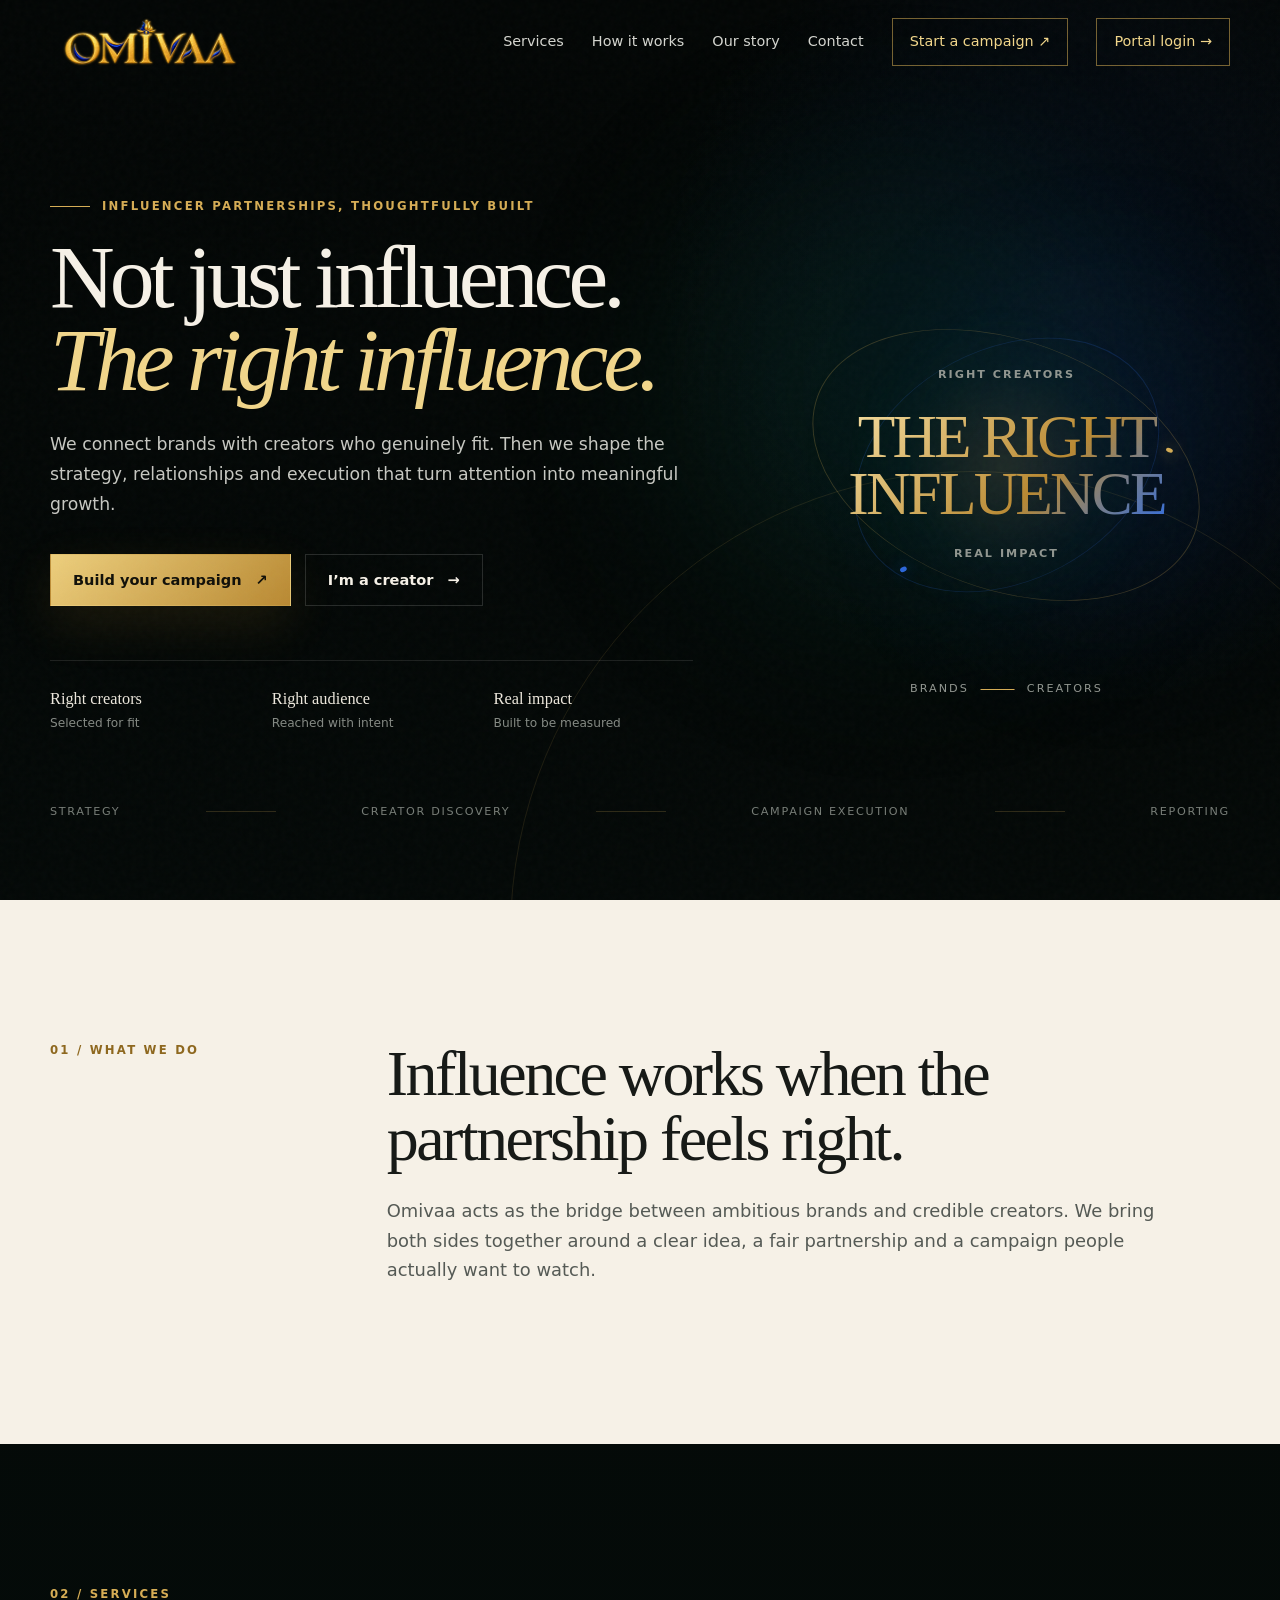
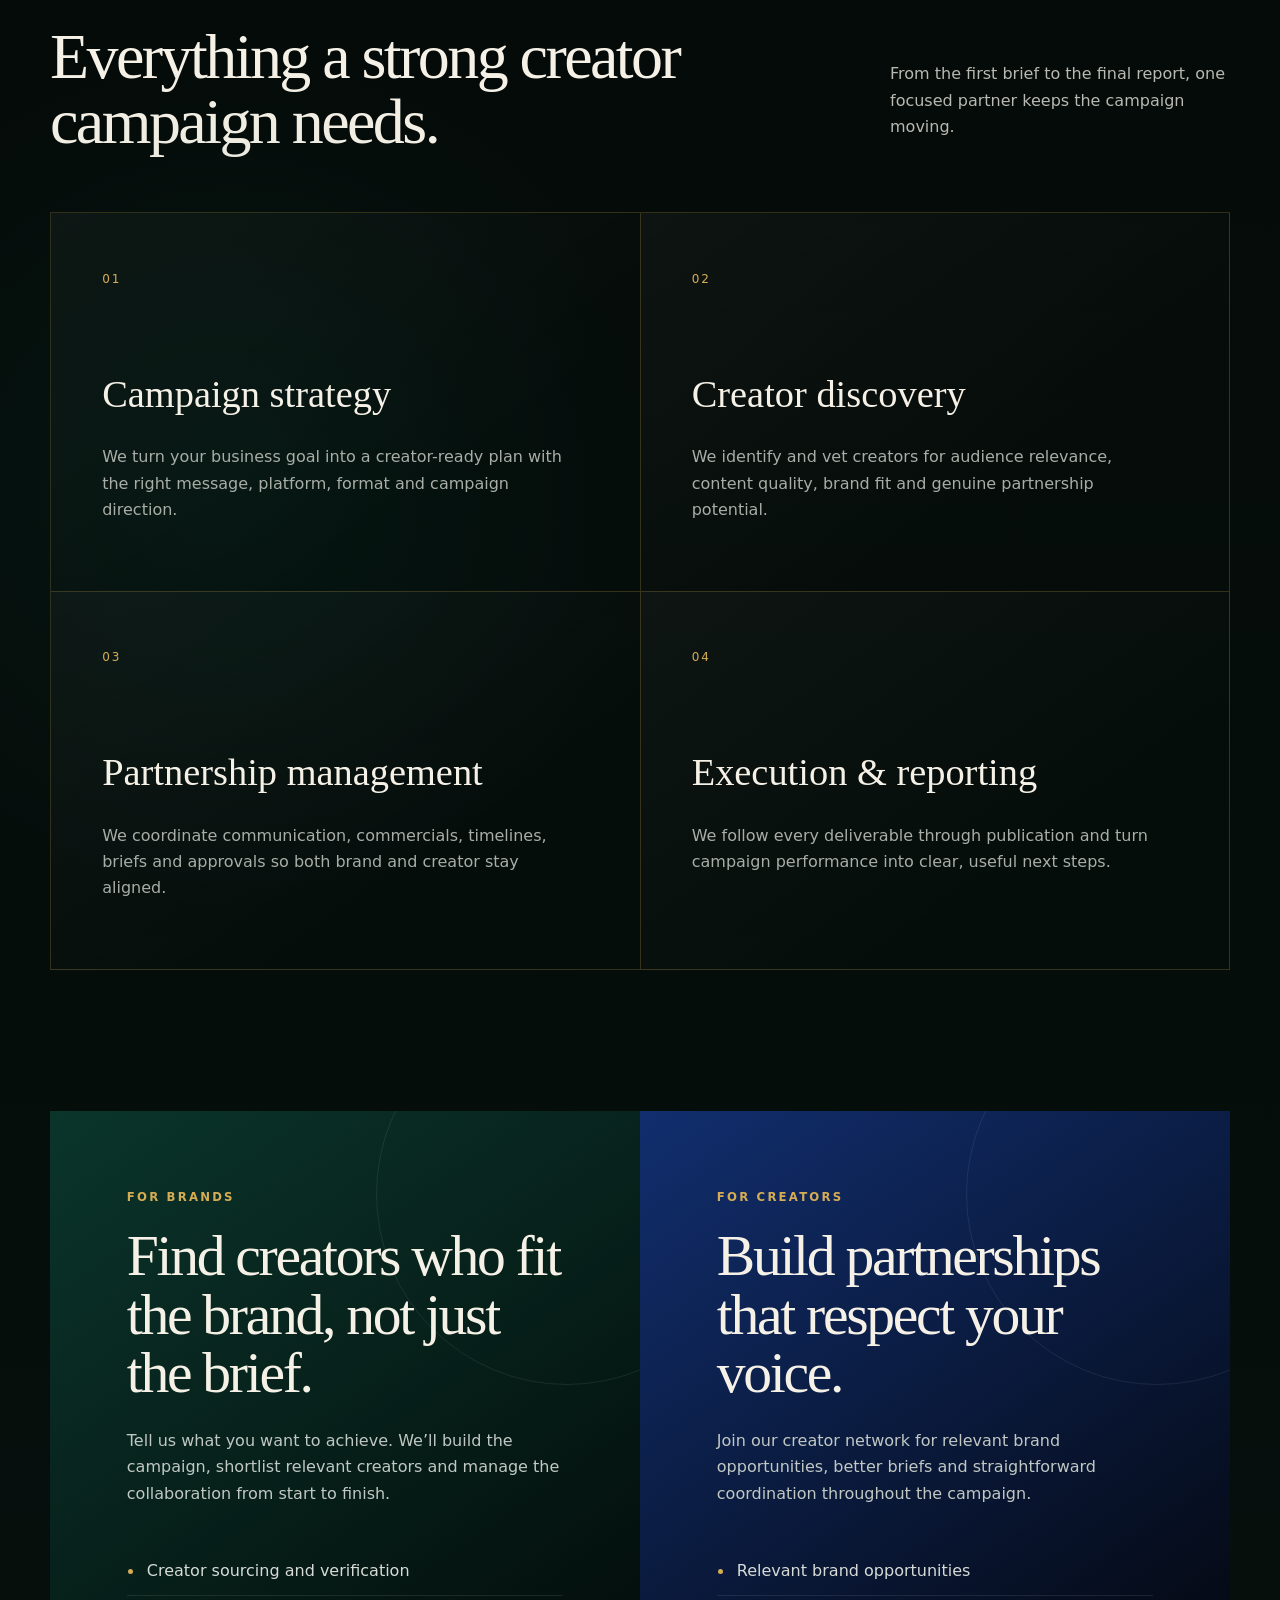
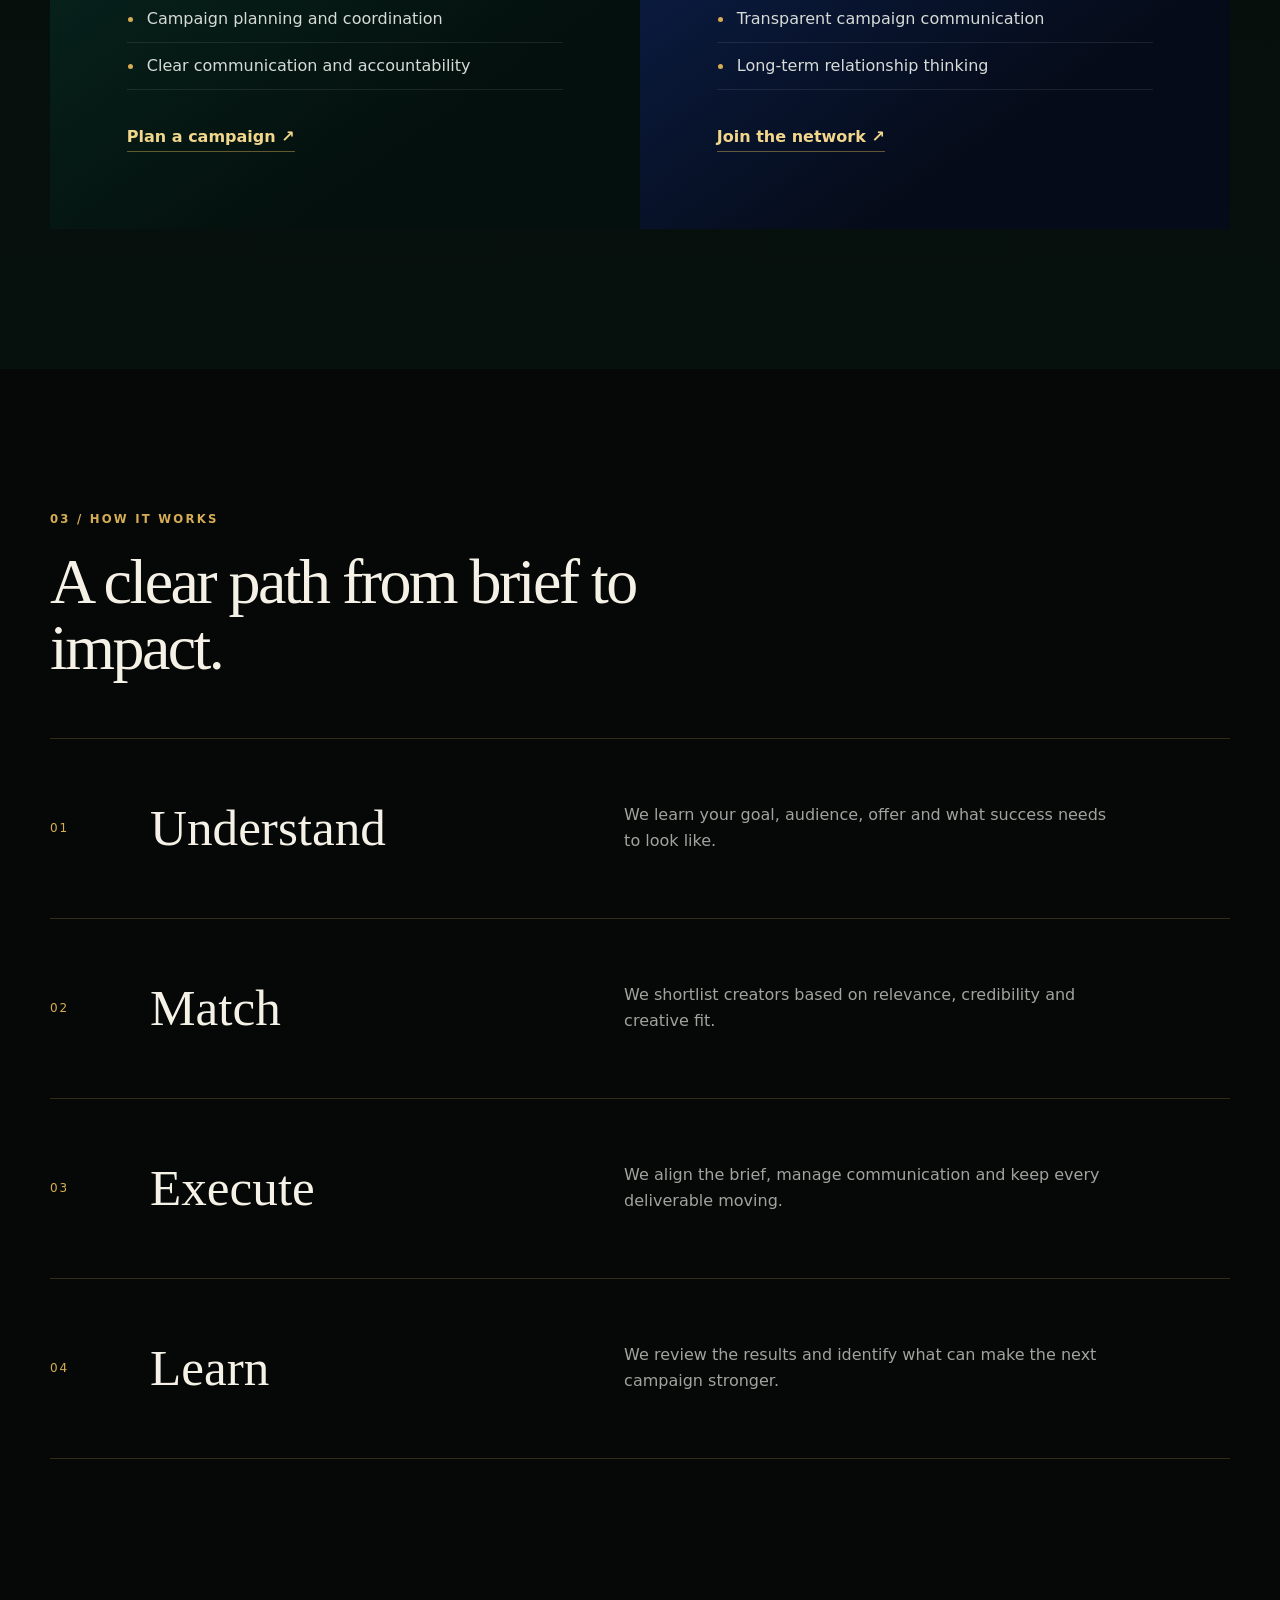
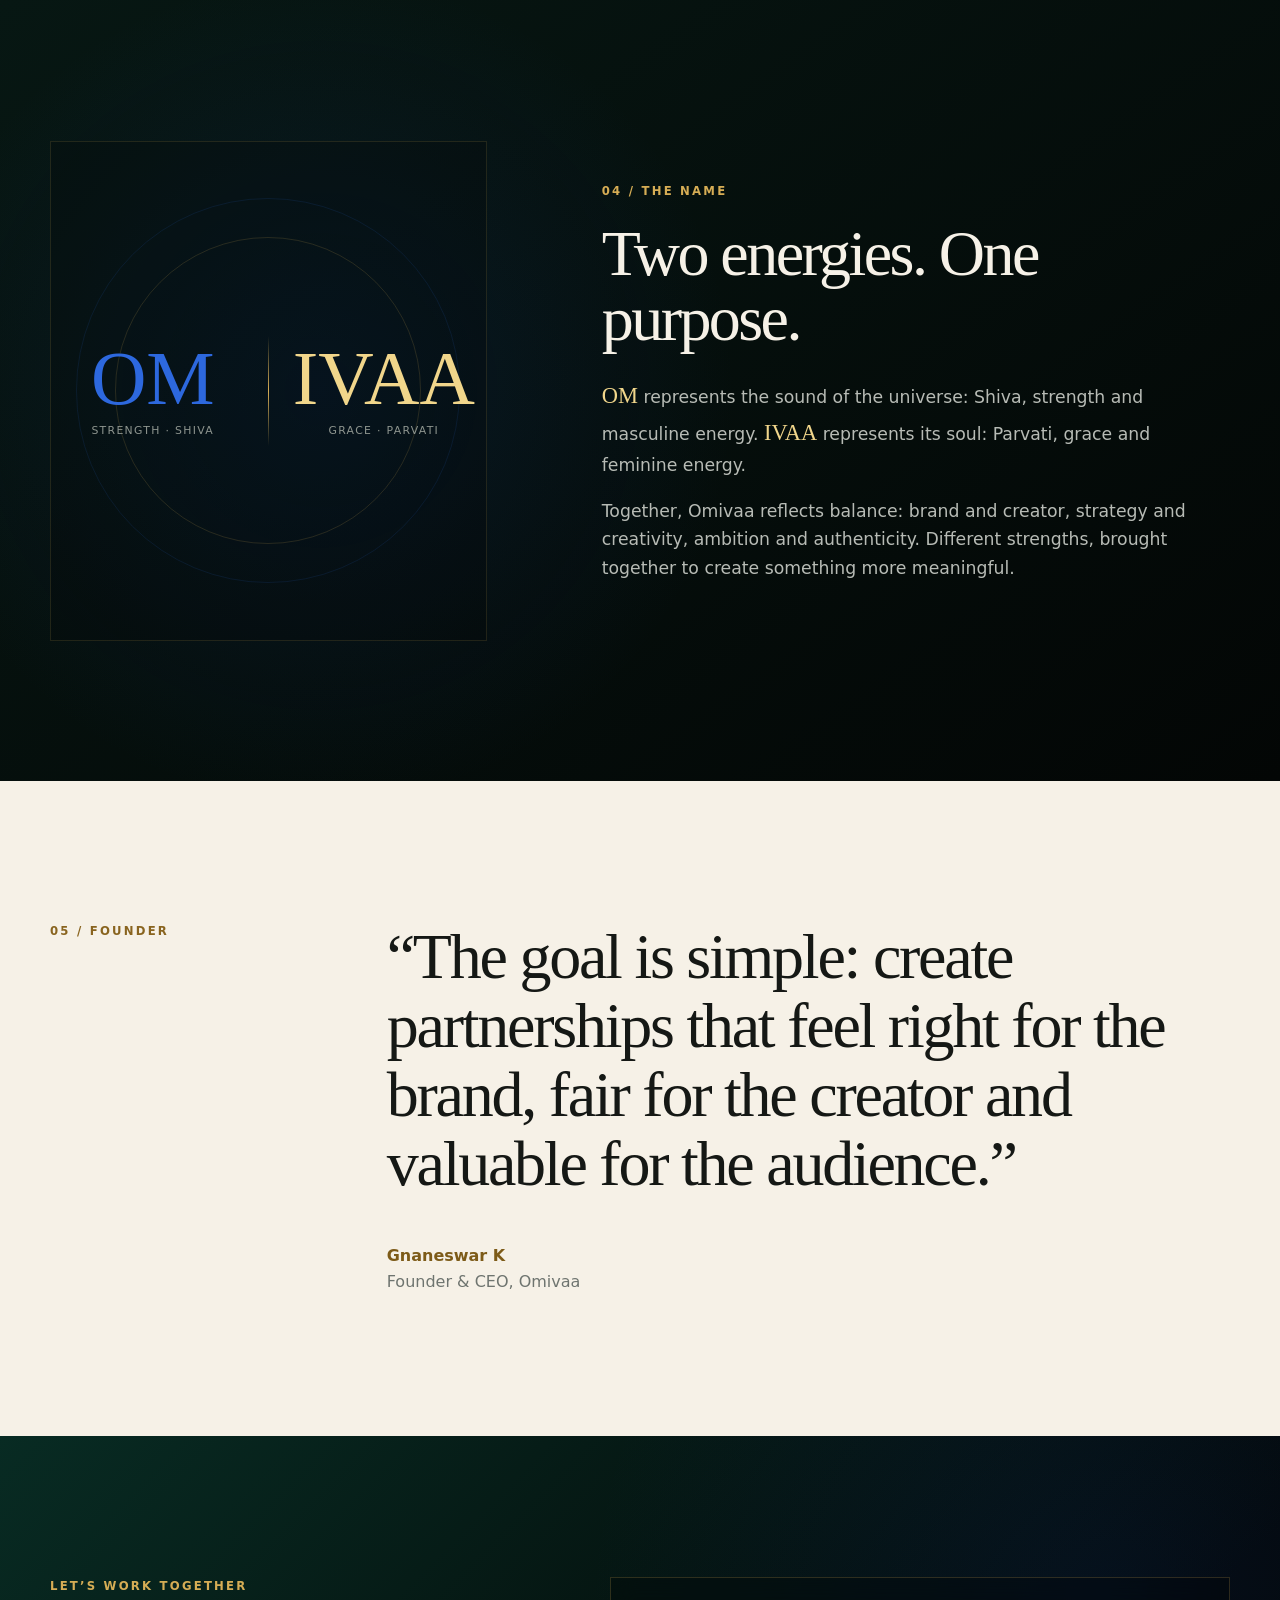
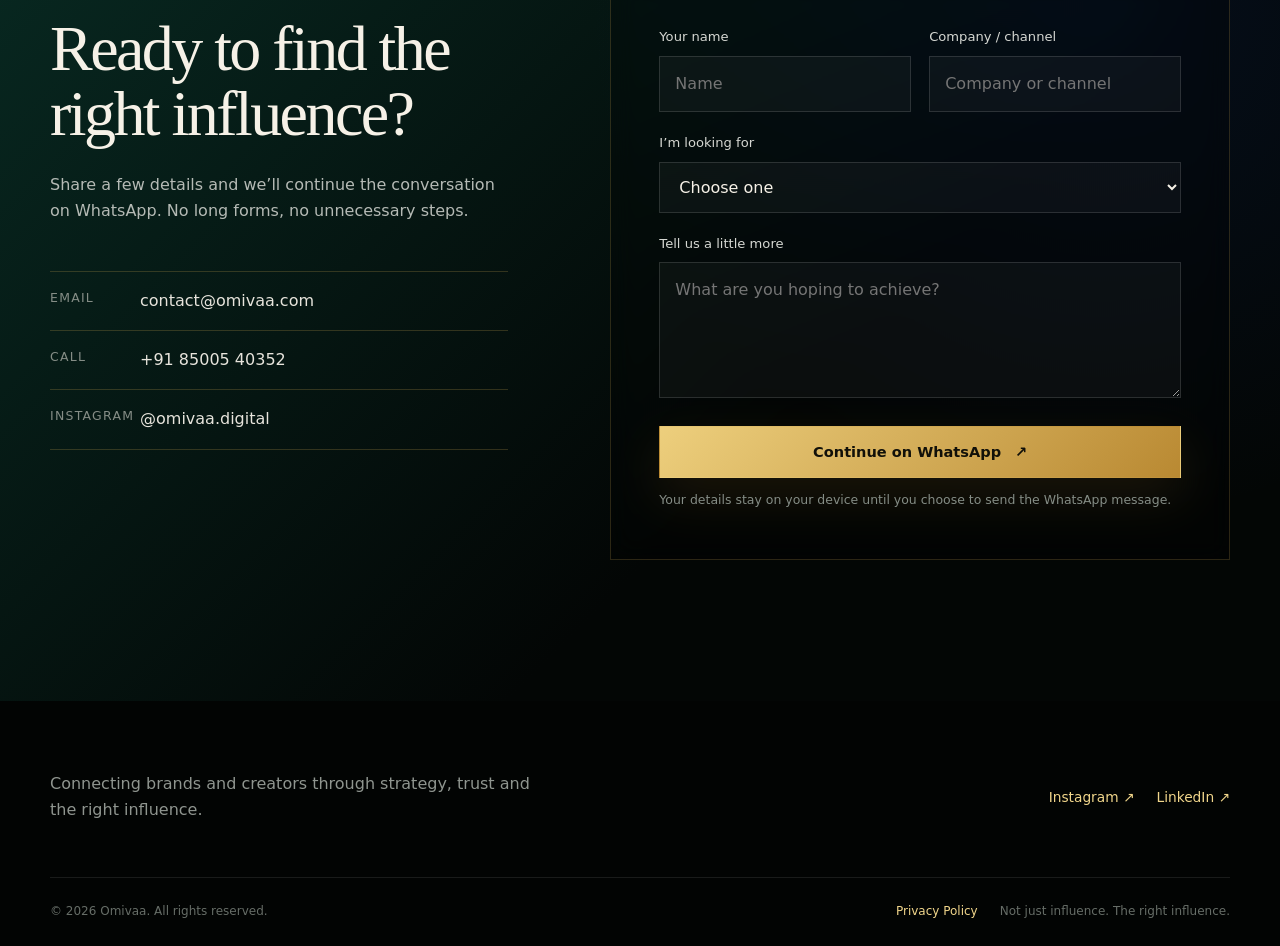
<file: index.html>
<!doctype html>
<html lang="en">
<head>
  <meta charset="utf-8">
  <meta name="viewport" content="width=device-width, initial-scale=1">
  <meta name="theme-color" content="#06110e">
  <meta name="description" content="Omivaa connects brands with the right creators through thoughtful strategy, strong relationships and end-to-end campaign execution.">
  <title>Omivaa | The Right Influence</title>
  <link rel="icon" type="image/png" href="assets/omivaa-emblem.png">
  <link rel="stylesheet" href="styles.css?v=6">
  <script src="script.js" defer></script>
</head>
<body>
  <a class="skip-link" href="#main">Skip to content</a>

  <header class="site-header" data-header>
    <div class="shell nav-wrap">
      <a class="brand" href="#top" aria-label="Omivaa home">
        <img src="assets/omivaa-header-wordmark.png?v=1" alt="Omivaa">
      </a>

      <button class="menu-toggle" type="button" aria-expanded="false" aria-controls="site-nav" data-menu-toggle>
        <span></span><span></span>
        <span class="sr-only">Open navigation</span>
      </button>

      <nav class="site-nav" id="site-nav" aria-label="Main navigation" data-nav>
        <a href="#services">Services</a>
        <a href="#process">How it works</a>
        <a href="#story">Our story</a>
        <a href="#contact">Contact</a>
        <a class="nav-cta" href="#contact">Start a campaign <span aria-hidden="true">↗</span></a>
        <a class="nav-cta" href="https://portal.omivaa.com/">Portal login <span aria-hidden="true">→</span></a>
      </nav>
    </div>
  </header>

  <main id="main">
    <section class="hero" id="top">
      <div class="hero-glow hero-glow-one"></div>
      <div class="hero-glow hero-glow-two"></div>
      <div class="shell hero-grid">
        <div class="hero-copy reveal">
          <p class="eyebrow"><span></span> Influencer partnerships, thoughtfully built</p>
          <h1>Not just influence.<br><em>The right influence.</em></h1>
          <p class="hero-lede">We connect brands with creators who genuinely fit. Then we shape the strategy, relationships and execution that turn attention into meaningful growth.</p>
          <div class="hero-actions">
            <a class="button button-primary" href="#contact">Build your campaign <span aria-hidden="true">↗</span></a>
            <a class="button button-quiet" href="#for-creators">I’m a creator <span aria-hidden="true">→</span></a>
          </div>
          <div class="hero-signals" aria-label="Omivaa campaign approach">
            <div><strong>Right creators</strong><span>Selected for fit</span></div>
            <div><strong>Right audience</strong><span>Reached with intent</span></div>
            <div><strong>Real impact</strong><span>Built to be measured</span></div>
          </div>
        </div>

        <div class="hero-mark reveal" aria-label="Omivaa positioning">
          <div class="orbit orbit-one"></div>
          <div class="orbit orbit-two"></div>
          <div class="mark-halo"></div>
          <div class="hero-orbit-copy" aria-hidden="true">
            <span>Right creators</span>
            <strong>THE RIGHT<br>INFLUENCE</strong>
            <span>Real impact</span>
          </div>
          <div class="mark-caption">
            <span>Brands</span>
            <i aria-hidden="true"></i>
            <span>Creators</span>
          </div>
        </div>
      </div>

      <div class="shell hero-foot">
        <span>Strategy</span><i></i><span>Creator discovery</span><i></i><span>Campaign execution</span><i></i><span>Reporting</span>
      </div>
    </section>

    <section class="section intro" aria-labelledby="intro-title">
      <div class="shell intro-grid">
        <div class="section-kicker">01 / What we do</div>
        <div>
          <h2 id="intro-title">Influence works when the partnership feels right.</h2>
          <p>Omivaa acts as the bridge between ambitious brands and credible creators. We bring both sides together around a clear idea, a fair partnership and a campaign people actually want to watch.</p>
        </div>
      </div>
    </section>

    <section class="section services" id="services" aria-labelledby="services-title">
      <div class="shell">
        <div class="section-heading">
          <div>
            <p class="section-kicker">02 / Services</p>
            <h2 id="services-title">Everything a strong creator campaign needs.</h2>
          </div>
          <p>From the first brief to the final report, one focused partner keeps the campaign moving.</p>
        </div>

        <div class="service-grid">
          <article class="service-card reveal">
            <span class="service-number">01</span>
            <h3>Campaign strategy</h3>
            <p>We turn your business goal into a creator-ready plan with the right message, platform, format and campaign direction.</p>
            <span class="card-line"></span>
          </article>
          <article class="service-card reveal">
            <span class="service-number">02</span>
            <h3>Creator discovery</h3>
            <p>We identify and vet creators for audience relevance, content quality, brand fit and genuine partnership potential.</p>
            <span class="card-line"></span>
          </article>
          <article class="service-card reveal">
            <span class="service-number">03</span>
            <h3>Partnership management</h3>
            <p>We coordinate communication, commercials, timelines, briefs and approvals so both brand and creator stay aligned.</p>
            <span class="card-line"></span>
          </article>
          <article class="service-card reveal">
            <span class="service-number">04</span>
            <h3>Execution & reporting</h3>
            <p>We follow every deliverable through publication and turn campaign performance into clear, useful next steps.</p>
            <span class="card-line"></span>
          </article>
        </div>
      </div>
    </section>

    <section class="section pathways" aria-label="Services for brands and creators">
      <div class="shell pathway-grid">
        <article class="pathway pathway-brand reveal">
          <p class="section-kicker">For brands</p>
          <h2>Find creators who fit the brand, not just the brief.</h2>
          <p>Tell us what you want to achieve. We’ll build the campaign, shortlist relevant creators and manage the collaboration from start to finish.</p>
          <ul>
            <li>Creator sourcing and verification</li>
            <li>Campaign planning and coordination</li>
            <li>Clear communication and accountability</li>
          </ul>
          <a href="#contact">Plan a campaign <span aria-hidden="true">↗</span></a>
        </article>

        <article class="pathway pathway-creator reveal" id="for-creators">
          <p class="section-kicker">For creators</p>
          <h2>Build partnerships that respect your voice.</h2>
          <p>Join our creator network for relevant brand opportunities, better briefs and straightforward coordination throughout the campaign.</p>
          <ul>
            <li>Relevant brand opportunities</li>
            <li>Transparent campaign communication</li>
            <li>Long-term relationship thinking</li>
          </ul>
          <a href="https://wa.me/918500540352?text=Hi%20Omivaa%2C%20I%27m%20a%20creator%20and%20I%27d%20like%20to%20join%20your%20network." target="_blank" rel="noopener">Join the network <span aria-hidden="true">↗</span></a>
        </article>
      </div>
    </section>

    <section class="section process" id="process" aria-labelledby="process-title">
      <div class="shell">
        <div class="section-heading compact">
          <div>
            <p class="section-kicker">03 / How it works</p>
            <h2 id="process-title">A clear path from brief to impact.</h2>
          </div>
        </div>
        <ol class="process-list">
          <li class="reveal">
            <span>01</span>
            <div><h3>Understand</h3><p>We learn your goal, audience, offer and what success needs to look like.</p></div>
          </li>
          <li class="reveal">
            <span>02</span>
            <div><h3>Match</h3><p>We shortlist creators based on relevance, credibility and creative fit.</p></div>
          </li>
          <li class="reveal">
            <span>03</span>
            <div><h3>Execute</h3><p>We align the brief, manage communication and keep every deliverable moving.</p></div>
          </li>
          <li class="reveal">
            <span>04</span>
            <div><h3>Learn</h3><p>We review the results and identify what can make the next campaign stronger.</p></div>
          </li>
        </ol>
      </div>
    </section>

    <section class="section story" id="story" aria-labelledby="story-title">
      <div class="shell story-grid">
        <div class="story-mark reveal">
          <div class="name-balance" aria-hidden="true">
            <div><strong>OM</strong><span>Strength · Shiva</span></div>
            <i></i>
            <div><strong>IVAA</strong><span>Grace · Parvati</span></div>
          </div>
        </div>
        <div class="story-copy reveal">
          <p class="section-kicker">04 / The name</p>
          <h2 id="story-title">Two energies. One purpose.</h2>
          <p><strong>OM</strong> represents the sound of the universe: Shiva, strength and masculine energy. <strong>IVAA</strong> represents its soul: Parvati, grace and feminine energy.</p>
          <p>Together, Omivaa reflects balance: brand and creator, strategy and creativity, ambition and authenticity. Different strengths, brought together to create something more meaningful.</p>
        </div>
      </div>
    </section>

    <section class="section founder" aria-labelledby="founder-title">
      <div class="shell founder-grid">
        <p class="section-kicker">05 / Founder</p>
        <blockquote>
          <p id="founder-title">“The goal is simple: create partnerships that feel right for the brand, fair for the creator and valuable for the audience.”</p>
          <footer>
            <strong>Gnaneswar K</strong>
            <span>Founder & CEO, Omivaa</span>
          </footer>
        </blockquote>
      </div>
    </section>

    <section class="section contact" id="contact" aria-labelledby="contact-title">
      <div class="shell contact-grid">
        <div class="contact-copy">
          <p class="section-kicker">Let’s work together</p>
          <h2 id="contact-title">Ready to find the right influence?</h2>
          <p>Share a few details and we’ll continue the conversation on WhatsApp. No long forms, no unnecessary steps.</p>
          <div class="direct-links">
            <a href="mailto:contact@omivaa.com"><span>Email</span>contact@omivaa.com</a>
            <a href="tel:+918500540352"><span>Call</span>+91 85005 40352</a>
            <a href="https://www.instagram.com/omivaa.digital/" target="_blank" rel="noopener"><span>Instagram</span>@omivaa.digital</a>
          </div>
        </div>

        <form class="enquiry-form" data-enquiry-form>
          <div class="field-row">
            <label>
              <span>Your name</span>
              <input type="text" name="name" autocomplete="name" required placeholder="Name">
            </label>
            <label>
              <span>Company / channel</span>
              <input type="text" name="company" autocomplete="organization" placeholder="Company or channel">
            </label>
          </div>
          <label>
            <span>I’m looking for</span>
            <select name="interest" required>
              <option value="">Choose one</option>
              <option>Influencer campaign for my brand</option>
              <option>Creator partnership opportunities</option>
              <option>Digital marketing support</option>
              <option>Something else</option>
            </select>
          </label>
          <label>
            <span>Tell us a little more</span>
            <textarea name="message" rows="4" required placeholder="What are you hoping to achieve?"></textarea>
          </label>
          <button class="button button-primary form-submit" type="submit">Continue on WhatsApp <span aria-hidden="true">↗</span></button>
          <p class="form-note" data-form-status>Your details stay on your device until you choose to send the WhatsApp message.</p>
        </form>
      </div>
    </section>
  </main>

  <footer class="site-footer">
    <div class="shell footer-top">
      <p>Connecting brands and creators through strategy, trust and the right influence.</p>
      <div class="footer-social">
        <a href="https://www.instagram.com/omivaa.digital/" target="_blank" rel="noopener">Instagram ↗</a>
        <a href="https://www.linkedin.com/in/kondragunta-gnaneswar-chowdary-a79087394/" target="_blank" rel="noopener">LinkedIn ↗</a>
      </div>
    </div>
    <div class="shell footer-bottom">
      <span>© <span data-year></span> Omivaa. All rights reserved.</span>
      <div class="footer-bottom-links"><a href="privacy-policy.html">Privacy Policy</a><span>Not just influence. The right influence.</span></div>
    </div>
  </footer>
</body>
</html>
</file>
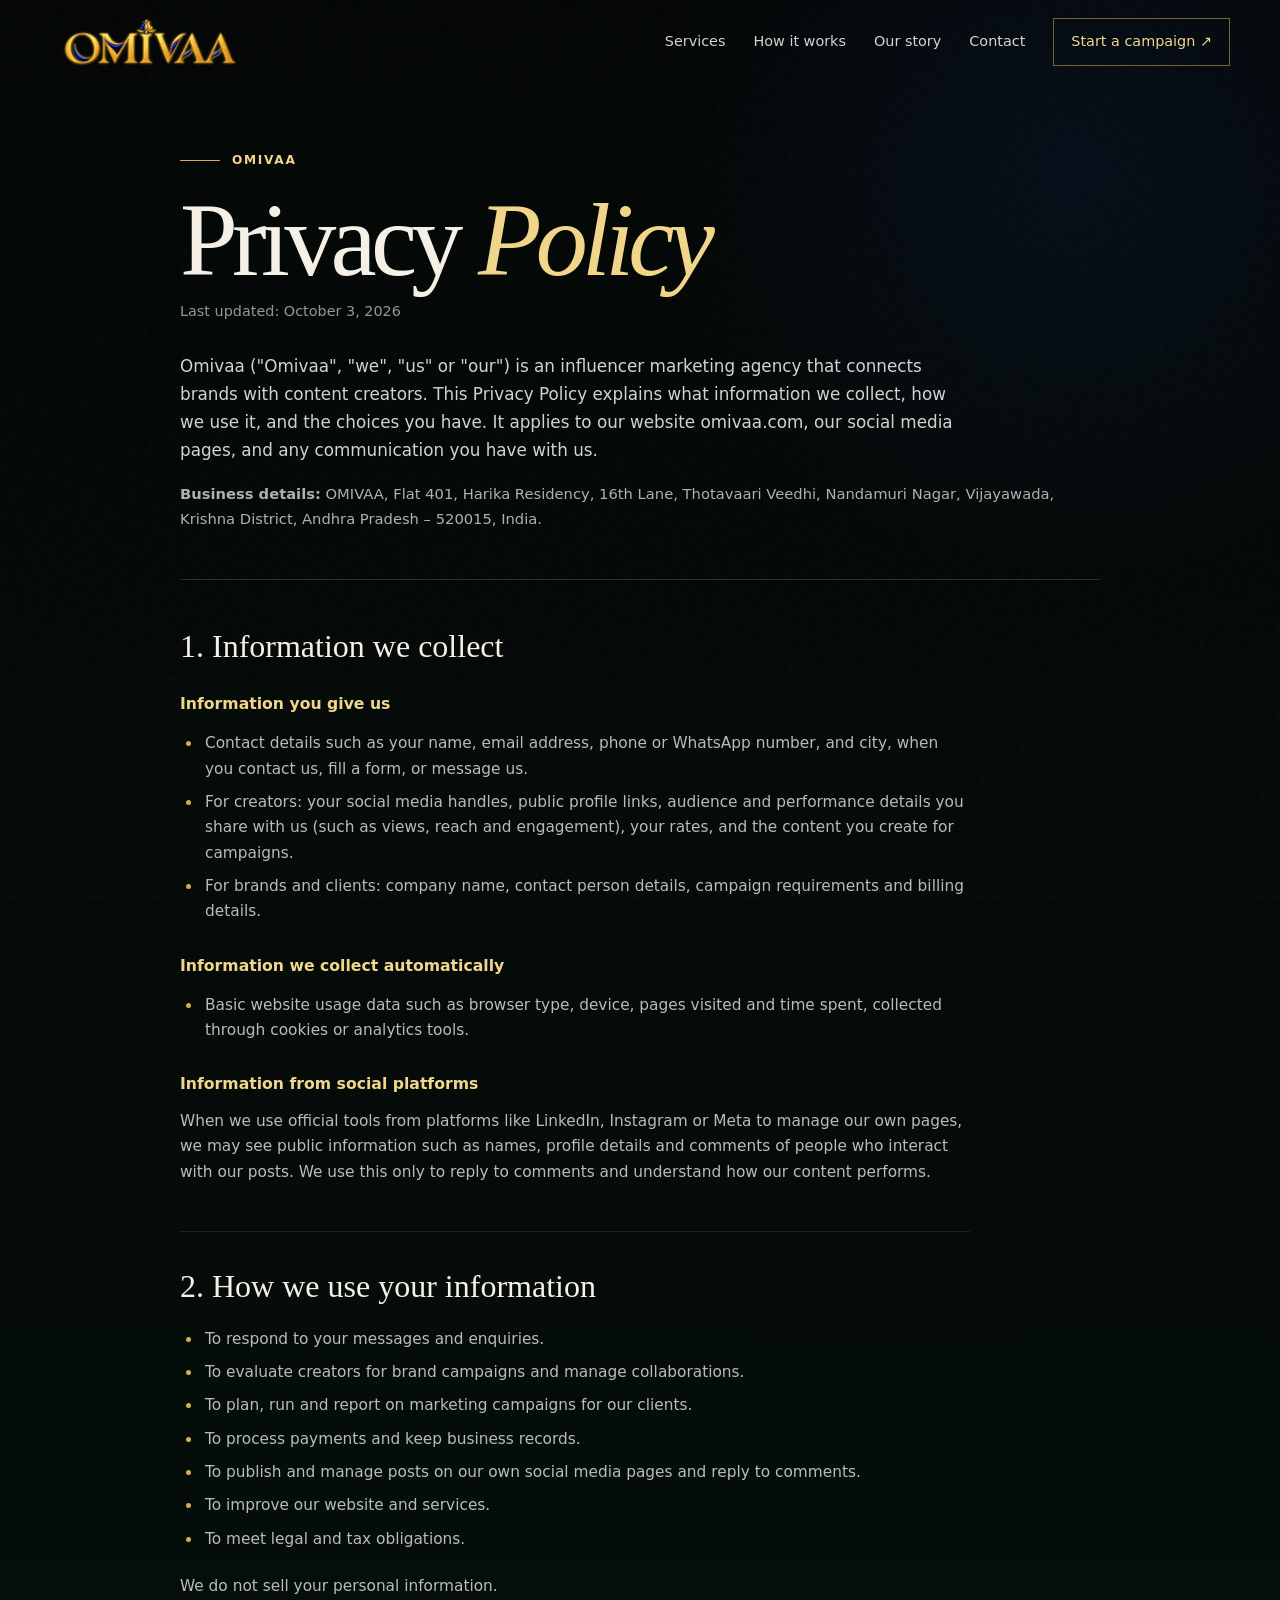
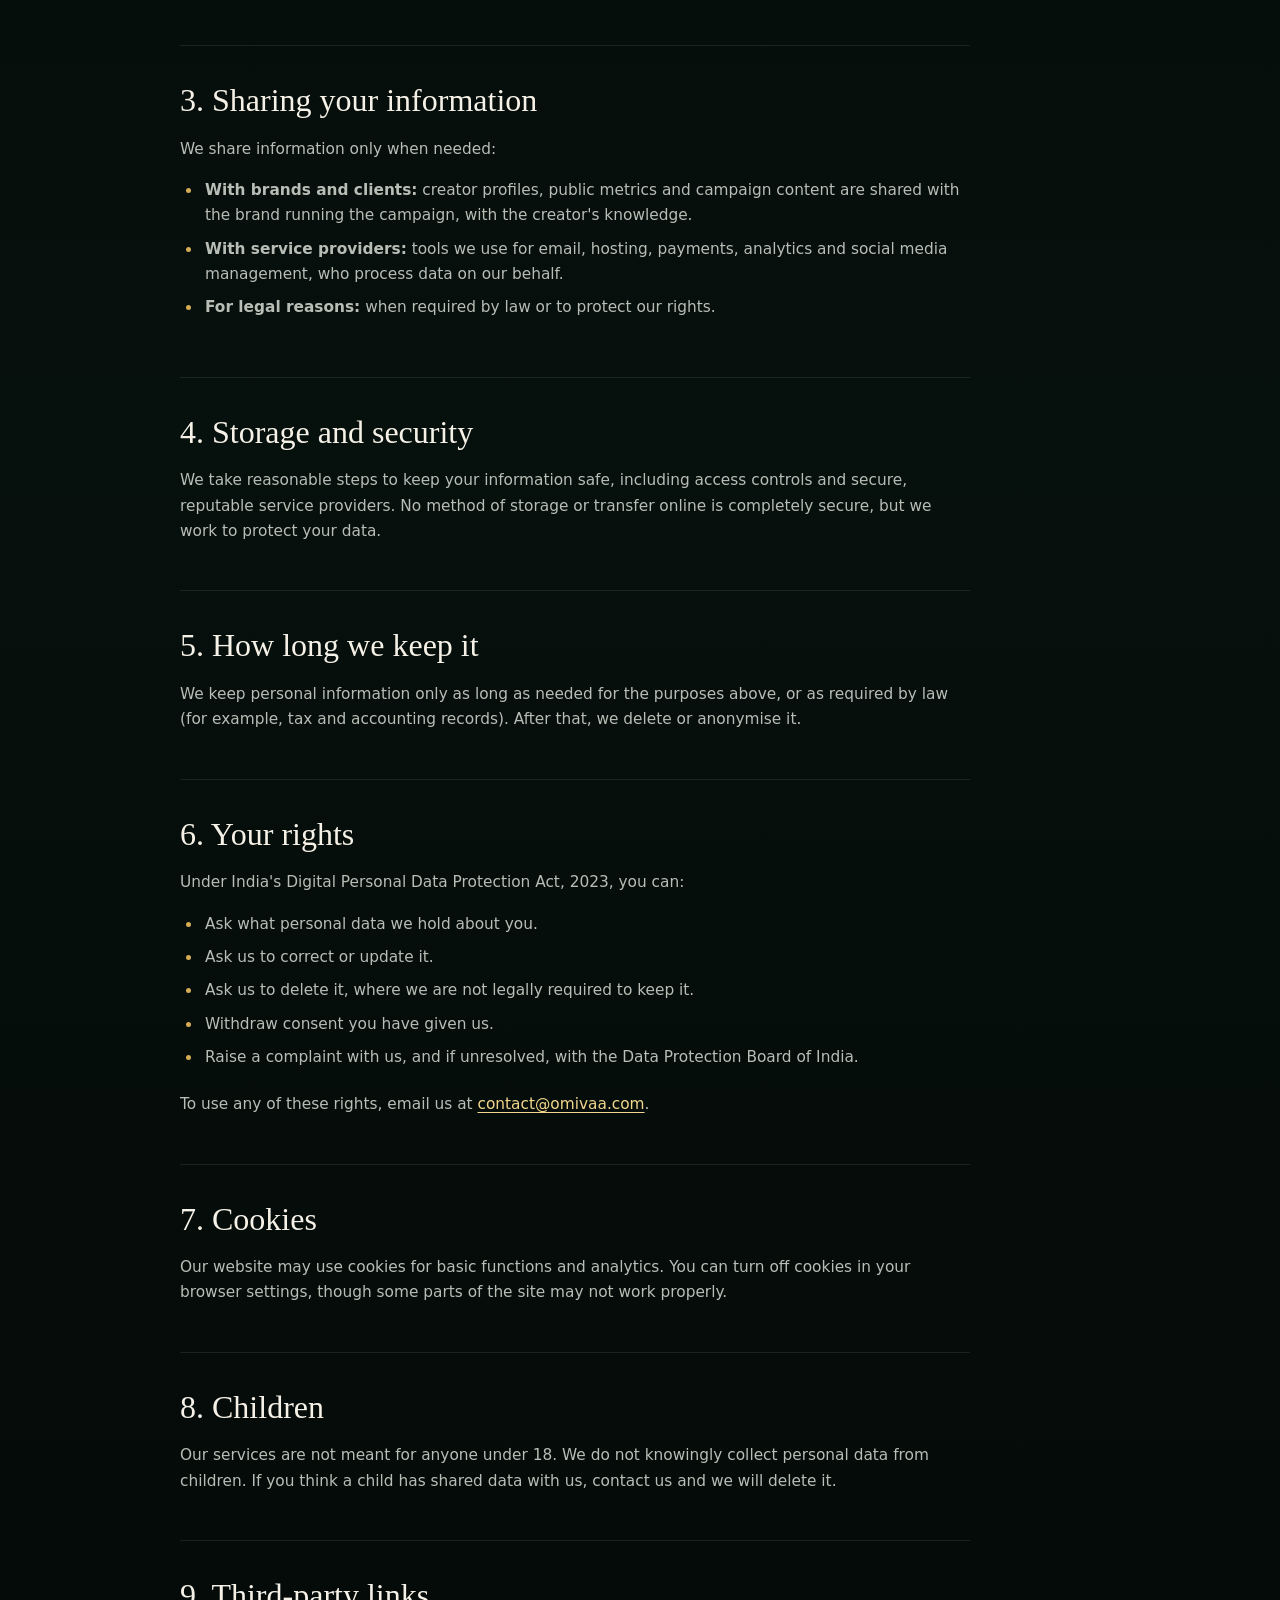
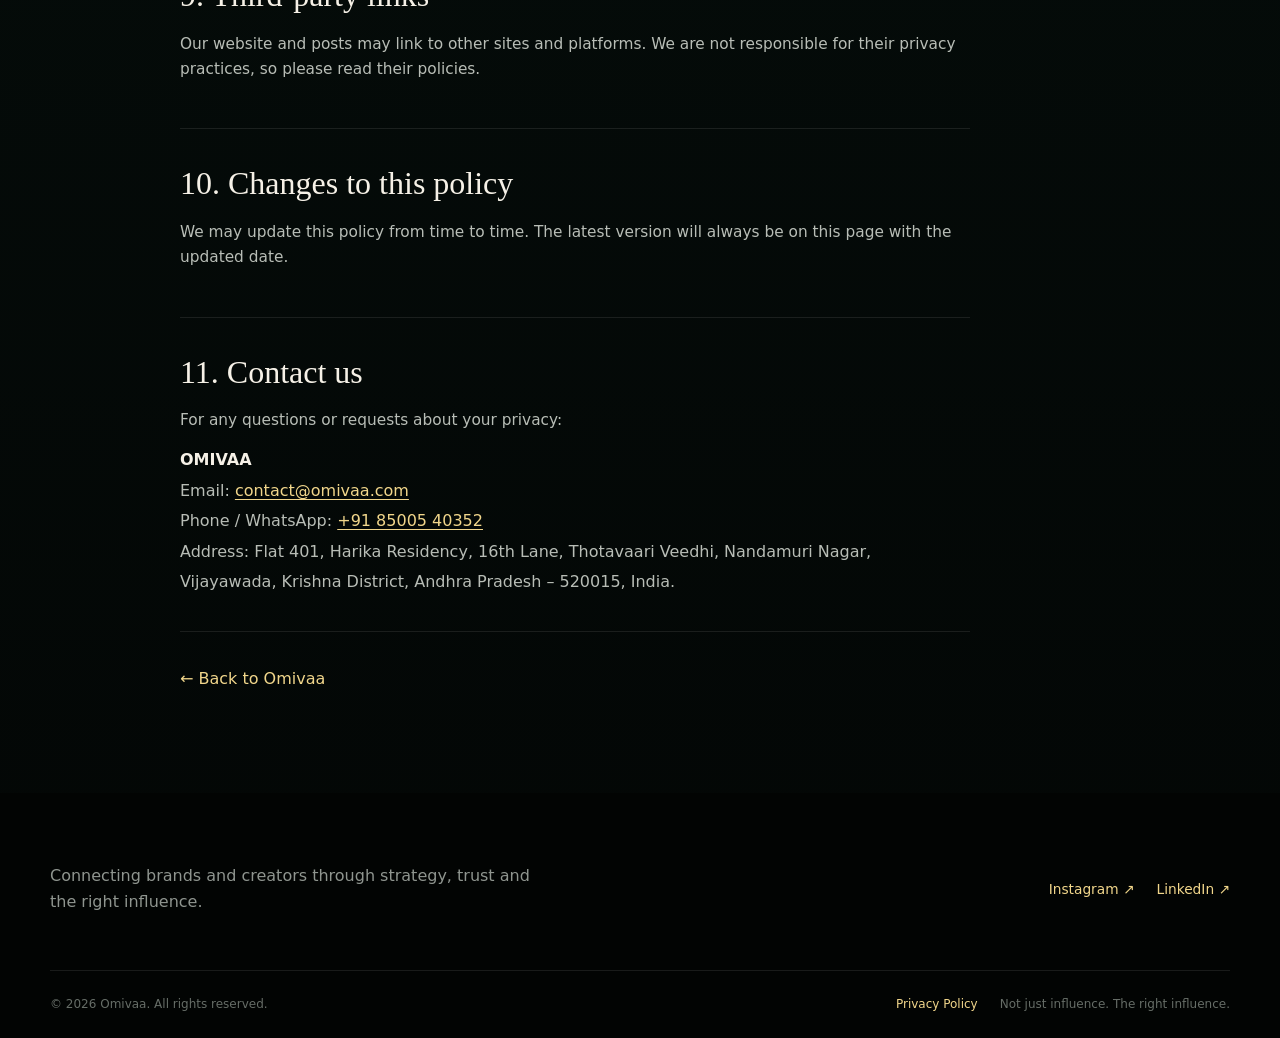
<file: privacy-policy.html>
<!doctype html>
<html lang="en">
<head>
  <meta charset="utf-8">
  <meta name="viewport" content="width=device-width, initial-scale=1">
  <meta name="theme-color" content="#06110e">
  <meta name="description" content="Read how Omivaa collects, uses and protects personal information for its influencer marketing services.">
  <title>Privacy Policy | Omivaa</title>
  <link rel="icon" type="image/png" href="assets/omivaa-emblem.png">
  <link rel="stylesheet" href="styles.css?v=6">
  <script src="script.js" defer></script>
</head>
<body>
  <a class="skip-link" href="#main">Skip to content</a>

  <header class="site-header" data-header>
    <div class="shell nav-wrap">
      <a class="brand" href="index.html#top" aria-label="Omivaa home">
        <img src="assets/omivaa-header-wordmark.png?v=1" alt="Omivaa">
      </a>
      <button class="menu-toggle" type="button" aria-expanded="false" aria-controls="site-nav" data-menu-toggle>
        <span></span><span></span>
        <span class="sr-only">Open navigation</span>
      </button>
      <nav class="site-nav" id="site-nav" aria-label="Main navigation" data-nav>
        <a href="index.html#services">Services</a>
        <a href="index.html#process">How it works</a>
        <a href="index.html#story">Our story</a>
        <a href="index.html#contact">Contact</a>
        <a class="nav-cta" href="index.html#contact">Start a campaign <span aria-hidden="true">↗</span></a>
      </nav>
    </div>
  </header>

  <main id="main" class="privacy-page">
    <div class="shell privacy-shell">
      <header class="privacy-heading">
        <p class="eyebrow"><span></span> Omivaa</p>
        <h1>Privacy <em>Policy</em></h1>
        <p class="privacy-updated">Last updated: October 3, 2026</p>
        <p class="privacy-intro">Omivaa ("Omivaa", "we", "us" or "our") is an influencer marketing agency that connects brands with content creators. This Privacy Policy explains what information we collect, how we use it, and the choices you have. It applies to our website omivaa.com, our social media pages, and any communication you have with us.</p>
        <p class="privacy-business"><strong>Business details:</strong> OMIVAA, Flat 401, Harika Residency, 16th Lane, Thotavaari Veedhi, Nandamuri Nagar, Vijayawada, Krishna District, Andhra Pradesh – 520015, India.</p>
      </header>

      <article class="privacy-content">
        <section>
          <h2>1. Information we collect</h2>
          <h3>Information you give us</h3>
          <ul>
            <li>Contact details such as your name, email address, phone or WhatsApp number, and city, when you contact us, fill a form, or message us.</li>
            <li>For creators: your social media handles, public profile links, audience and performance details you share with us (such as views, reach and engagement), your rates, and the content you create for campaigns.</li>
            <li>For brands and clients: company name, contact person details, campaign requirements and billing details.</li>
          </ul>
          <h3>Information we collect automatically</h3>
          <ul>
            <li>Basic website usage data such as browser type, device, pages visited and time spent, collected through cookies or analytics tools.</li>
          </ul>
          <h3>Information from social platforms</h3>
          <p>When we use official tools from platforms like LinkedIn, Instagram or Meta to manage our own pages, we may see public information such as names, profile details and comments of people who interact with our posts. We use this only to reply to comments and understand how our content performs.</p>
        </section>

        <section>
          <h2>2. How we use your information</h2>
          <ul>
            <li>To respond to your messages and enquiries.</li>
            <li>To evaluate creators for brand campaigns and manage collaborations.</li>
            <li>To plan, run and report on marketing campaigns for our clients.</li>
            <li>To process payments and keep business records.</li>
            <li>To publish and manage posts on our own social media pages and reply to comments.</li>
            <li>To improve our website and services.</li>
            <li>To meet legal and tax obligations.</li>
          </ul>
          <p>We do not sell your personal information.</p>
        </section>

        <section>
          <h2>3. Sharing your information</h2>
          <p>We share information only when needed:</p>
          <ul>
            <li><strong>With brands and clients:</strong> creator profiles, public metrics and campaign content are shared with the brand running the campaign, with the creator's knowledge.</li>
            <li><strong>With service providers:</strong> tools we use for email, hosting, payments, analytics and social media management, who process data on our behalf.</li>
            <li><strong>For legal reasons:</strong> when required by law or to protect our rights.</li>
          </ul>
        </section>

        <section>
          <h2>4. Storage and security</h2>
          <p>We take reasonable steps to keep your information safe, including access controls and secure, reputable service providers. No method of storage or transfer online is completely secure, but we work to protect your data.</p>
        </section>

        <section>
          <h2>5. How long we keep it</h2>
          <p>We keep personal information only as long as needed for the purposes above, or as required by law (for example, tax and accounting records). After that, we delete or anonymise it.</p>
        </section>

        <section>
          <h2>6. Your rights</h2>
          <p>Under India's Digital Personal Data Protection Act, 2023, you can:</p>
          <ul>
            <li>Ask what personal data we hold about you.</li>
            <li>Ask us to correct or update it.</li>
            <li>Ask us to delete it, where we are not legally required to keep it.</li>
            <li>Withdraw consent you have given us.</li>
            <li>Raise a complaint with us, and if unresolved, with the Data Protection Board of India.</li>
          </ul>
          <p>To use any of these rights, email us at <a href="mailto:contact@omivaa.com">contact@omivaa.com</a>.</p>
        </section>

        <section>
          <h2>7. Cookies</h2>
          <p>Our website may use cookies for basic functions and analytics. You can turn off cookies in your browser settings, though some parts of the site may not work properly.</p>
        </section>

        <section>
          <h2>8. Children</h2>
          <p>Our services are not meant for anyone under 18. We do not knowingly collect personal data from children. If you think a child has shared data with us, contact us and we will delete it.</p>
        </section>

        <section>
          <h2>9. Third-party links</h2>
          <p>Our website and posts may link to other sites and platforms. We are not responsible for their privacy practices, so please read their policies.</p>
        </section>

        <section>
          <h2>10. Changes to this policy</h2>
          <p>We may update this policy from time to time. The latest version will always be on this page with the updated date.</p>
        </section>

        <section>
          <h2>11. Contact us</h2>
          <p>For any questions or requests about your privacy:</p>
          <address>
            <strong>OMIVAA</strong><br>
            Email: <a href="mailto:contact@omivaa.com">contact@omivaa.com</a><br>
            Phone / WhatsApp: <a href="tel:+918500540352">+91 85005 40352</a><br>
            Address: Flat 401, Harika Residency, 16th Lane, Thotavaari Veedhi, Nandamuri Nagar, Vijayawada, Krishna District, Andhra Pradesh – 520015, India.
          </address>
        </section>
      </article>

      <a class="privacy-back" href="index.html">← Back to Omivaa</a>
    </div>
  </main>

  <footer class="site-footer">
    <div class="shell footer-top">
      <p>Connecting brands and creators through strategy, trust and the right influence.</p>
      <div class="footer-social">
        <a href="https://www.instagram.com/omivaa.digital/" target="_blank" rel="noopener">Instagram ↗</a>
        <a href="https://www.linkedin.com/in/kondragunta-gnaneswar-chowdary-a79087394/" target="_blank" rel="noopener">LinkedIn ↗</a>
      </div>
    </div>
    <div class="shell footer-bottom">
      <span>© <span data-year></span> Omivaa. All rights reserved.</span>
      <div class="footer-bottom-links">
        <a href="privacy-policy.html" aria-current="page">Privacy Policy</a>
        <span>Not just influence. The right influence.</span>
      </div>
    </div>
  </footer>
</body>
</html>
</file>
<file: styles.css>
:root {
  --ink: #030605;
  --ink-soft: #07100d;
  --emerald: #062c24;
  --emerald-bright: #0c4b3c;
  --blue: #123f9b;
  --blue-bright: #2d68de;
  --gold: #d6ad55;
  --gold-pale: #f1d68b;
  --cream: #f6f1e7;
  --muted: #b8b9b2;
  --line: rgba(214, 173, 85, .22);
  --glass: rgba(255, 255, 255, .035);
  --display: Georgia, "Times New Roman", serif;
  --sans: Inter, ui-sans-serif, system-ui, -apple-system, BlinkMacSystemFont, "Segoe UI", sans-serif;
  --shell: min(1180px, calc(100% - 40px));
}

* { box-sizing: border-box; }
html { scroll-behavior: smooth; }
body {
  margin: 0;
  min-width: 320px;
  color: var(--cream);
  background:
    radial-gradient(circle at 84% 4%, rgba(18, 63, 155, .13), transparent 26rem),
    linear-gradient(180deg, #030605 0%, #06100d 48%, #030605 100%);
  font-family: var(--sans);
  font-size: 16px;
  line-height: 1.65;
  overflow-x: hidden;
}

body::before {
  position: fixed;
  inset: 0;
  content: "";
  pointer-events: none;
  opacity: .055;
  z-index: 20;
  background-image: url("data:image/svg+xml,%3Csvg viewBox='0 0 180 180' xmlns='http://www.w3.org/2000/svg'%3E%3Cfilter id='n'%3E%3CfeTurbulence type='fractalNoise' baseFrequency='.9' numOctaves='4' stitchTiles='stitch'/%3E%3C/filter%3E%3Crect width='100%25' height='100%25' filter='url(%23n)' opacity='.45'/%3E%3C/svg%3E");
}

img { max-width: 100%; display: block; }
a { color: inherit; text-decoration: none; }
button, input, select, textarea { font: inherit; }
button { color: inherit; }

.shell { width: var(--shell); margin-inline: auto; }
.sr-only {
  position: absolute;
  width: 1px;
  height: 1px;
  padding: 0;
  margin: -1px;
  overflow: hidden;
  clip: rect(0, 0, 0, 0);
  white-space: nowrap;
  border: 0;
}
.skip-link {
  position: fixed;
  top: 12px;
  left: 12px;
  z-index: 999;
  padding: 10px 16px;
  background: var(--cream);
  color: var(--ink);
  transform: translateY(-150%);
}
.skip-link:focus { transform: translateY(0); }

.site-header {
  position: fixed;
  inset: 0 0 auto;
  z-index: 50;
  border-bottom: 1px solid transparent;
  transition: background .3s ease, border-color .3s ease, backdrop-filter .3s ease;
}
.site-header.is-scrolled {
  background: rgba(3, 6, 5, .82);
  border-color: rgba(214, 173, 85, .12);
  backdrop-filter: blur(18px);
}
.nav-wrap {
  min-height: 84px;
  display: flex;
  align-items: center;
  justify-content: space-between;
  gap: 28px;
}
.brand {
  width: 200px;
  height: 52px;
  display: flex;
  align-items: center;
}
.brand img {
  width: 100%;
  height: 100%;
  object-fit: contain;
  object-position: center;
}
.site-nav { display: flex; align-items: center; gap: 28px; }
.site-nav > a {
  color: #d4d5cf;
  font-size: .9rem;
  transition: color .2s ease;
}
.site-nav > a:hover { color: var(--gold-pale); }
.site-nav .nav-cta {
  padding: 11px 17px;
  border: 1px solid rgba(214, 173, 85, .55);
  color: var(--gold-pale);
}
.menu-toggle { display: none; }

.hero {
  min-height: 100vh;
  padding: 160px 0 42px;
  position: relative;
  isolation: isolate;
  display: flex;
  flex-direction: column;
  justify-content: center;
  overflow: hidden;
}
.hero::before {
  position: absolute;
  inset: auto -12vw -55% auto;
  width: 72vw;
  aspect-ratio: 1;
  border: 1px solid rgba(214, 173, 85, .12);
  border-radius: 50%;
  content: "";
  z-index: -2;
}
.hero-glow {
  position: absolute;
  border-radius: 50%;
  filter: blur(80px);
  pointer-events: none;
  z-index: -3;
}
.hero-glow-one {
  width: 460px;
  height: 460px;
  right: 12%;
  top: 18%;
  background: rgba(6, 72, 58, .2);
}
.hero-glow-two {
  width: 300px;
  height: 300px;
  right: 2%;
  top: 34%;
  background: rgba(18, 63, 155, .12);
}
.hero-grid {
  display: grid;
  grid-template-columns: minmax(0, 1.18fr) minmax(360px, .82fr);
  align-items: center;
  gap: clamp(48px, 7vw, 110px);
}
.eyebrow,
.section-kicker {
  margin: 0 0 20px;
  color: var(--gold);
  font-size: .73rem;
  font-weight: 700;
  letter-spacing: .19em;
  text-transform: uppercase;
}
.eyebrow { display: flex; align-items: center; gap: 12px; }
.eyebrow span { width: 40px; height: 1px; background: var(--gold); }
h1, h2, h3, p { margin-top: 0; }
h1, h2 { font-family: var(--display); font-weight: 400; }
h1 {
  max-width: 830px;
  margin-bottom: 28px;
  font-size: clamp(3.4rem, 7vw, 7.25rem);
  line-height: .92;
  letter-spacing: -.055em;
}
h1 em { color: var(--gold-pale); font-weight: 400; }
.hero-lede {
  max-width: 650px;
  color: #c7c8c2;
  font-size: clamp(1.05rem, 1.35vw, 1.22rem);
  line-height: 1.75;
}
.hero-actions { display: flex; flex-wrap: wrap; gap: 14px; margin: 34px 0 54px; }
.button {
  min-height: 52px;
  padding: 13px 22px;
  border: 1px solid transparent;
  display: inline-flex;
  align-items: center;
  justify-content: center;
  gap: 14px;
  font-weight: 700;
  font-size: .91rem;
  cursor: pointer;
  transition: transform .2s ease, background .2s ease, border-color .2s ease;
}
.button:hover { transform: translateY(-2px); }
.button-primary {
  background: linear-gradient(135deg, #edcf7d, #b98932);
  color: #111009;
  box-shadow: 0 18px 50px rgba(186, 137, 43, .14);
}
.button-primary:hover { background: linear-gradient(135deg, #f6dfa0, #c89a3d); }
.button-quiet { border-color: rgba(255,255,255,.14); color: var(--cream); }
.button-quiet:hover { border-color: var(--line); background: rgba(255,255,255,.035); }
.hero-signals {
  max-width: 670px;
  padding-top: 25px;
  border-top: 1px solid rgba(255,255,255,.1);
  display: grid;
  grid-template-columns: repeat(3, 1fr);
  gap: 22px;
}
.hero-signals div { display: flex; flex-direction: column; }
.hero-signals strong { color: #ede8dd; font-family: var(--display); font-size: 1.02rem; font-weight: 400; }
.hero-signals span { color: #858a84; font-size: .76rem; }

.hero-mark {
  position: relative;
  min-height: 520px;
  display: grid;
  place-items: center;
}
.hero-orbit-copy {
  position: relative;
  z-index: 4;
  width: min(360px, 82%);
  aspect-ratio: 1;
  display: flex;
  flex-direction: column;
  align-items: center;
  justify-content: center;
  gap: 24px;
  text-align: center;
}
.hero-orbit-copy strong {
  font-family: var(--display);
  font-size: clamp(2.5rem, 4.8vw, 4.5rem);
  font-weight: 400;
  line-height: .92;
  letter-spacing: -.045em;
  background: linear-gradient(135deg, #f6dfa0, #b98932 62%, #366fdb);
  -webkit-background-clip: text;
  background-clip: text;
  color: transparent;
}
.hero-orbit-copy span {
  color: #919690;
  font-size: .7rem;
  font-weight: 700;
  letter-spacing: .18em;
  text-transform: uppercase;
}
.mark-halo {
  position: absolute;
  width: 70%;
  aspect-ratio: 1;
  border-radius: 50%;
  background: radial-gradient(circle, rgba(214,173,85,.13), rgba(6,44,36,.15) 45%, transparent 70%);
  filter: blur(5px);
}
.orbit {
  position: absolute;
  border: 1px solid rgba(214,173,85,.24);
  border-radius: 50%;
}
.orbit::after {
  position: absolute;
  width: 7px;
  height: 7px;
  border-radius: 50%;
  background: var(--gold);
  box-shadow: 0 0 20px var(--gold);
  content: "";
}
.orbit-one { width: 90%; aspect-ratio: 1; transform: rotate(20deg) scaleY(.62); }
.orbit-one::after { right: 12%; top: 21%; }
.orbit-two { width: 72%; aspect-ratio: 1; transform: rotate(-28deg) scaleY(.72); border-color: rgba(45,104,222,.2); }
.orbit-two::after { left: 5%; bottom: 30%; background: var(--blue-bright); box-shadow: 0 0 18px var(--blue); }
.mark-caption {
  position: absolute;
  bottom: 26px;
  left: 50%;
  transform: translateX(-50%);
  display: flex;
  align-items: center;
  gap: 12px;
  color: #919690;
  font-size: .7rem;
  letter-spacing: .18em;
  text-transform: uppercase;
  white-space: nowrap;
}
.mark-caption i { width: 34px; height: 1px; background: var(--gold); }
.hero-foot {
  margin-top: 70px;
  display: flex;
  justify-content: space-between;
  align-items: center;
  gap: 16px;
  color: #777d77;
  font-size: .7rem;
  letter-spacing: .15em;
  text-transform: uppercase;
}
.hero-foot i { flex: 1; max-width: 70px; height: 1px; background: rgba(214,173,85,.2); }

.section { padding: clamp(90px, 11vw, 150px) 0; }
.section h2 {
  margin-bottom: 25px;
  font-size: clamp(2.5rem, 5vw, 5.2rem);
  line-height: 1.02;
  letter-spacing: -.04em;
}
.intro {
  background: var(--cream);
  color: #171a17;
}
.intro-grid,
.founder-grid {
  display: grid;
  grid-template-columns: .34fr 1fr;
  gap: 50px;
}
.intro .section-kicker { color: #8e681f; }
.intro h2 { max-width: 900px; }
.intro-grid > div:last-child > p {
  max-width: 780px;
  color: #555a55;
  font-size: 1.12rem;
}

.services { position: relative; }
.services::before {
  position: absolute;
  inset: 0;
  content: "";
  background: radial-gradient(circle at 18% 50%, rgba(6,76,60,.16), transparent 35%);
  pointer-events: none;
}
.section-heading {
  margin-bottom: 58px;
  display: grid;
  grid-template-columns: minmax(0, 1fr) 340px;
  gap: 40px;
  align-items: end;
}
.section-heading > p { margin: 0 0 14px; color: var(--muted); }
.section-heading h2 { max-width: 760px; margin-bottom: 0; }
.section-heading.compact { grid-template-columns: 1fr; }
.service-grid {
  display: grid;
  grid-template-columns: repeat(2, 1fr);
  border-top: 1px solid var(--line);
  border-left: 1px solid var(--line);
}
.service-card {
  min-height: 340px;
  padding: clamp(30px, 4vw, 54px);
  position: relative;
  border-right: 1px solid var(--line);
  border-bottom: 1px solid var(--line);
  background: linear-gradient(145deg, rgba(255,255,255,.035), transparent 70%);
  overflow: hidden;
}
.service-card::before {
  position: absolute;
  inset: 0;
  content: "";
  background: linear-gradient(120deg, rgba(6,76,60,.16), rgba(18,63,155,.07));
  opacity: 0;
  transition: opacity .35s ease;
}
.service-card:hover::before { opacity: 1; }
.service-number { color: var(--gold); font-size: .75rem; letter-spacing: .16em; }
.service-card h3 {
  position: relative;
  margin: 72px 0 18px;
  font-family: var(--display);
  font-size: clamp(1.8rem, 3vw, 2.7rem);
  font-weight: 400;
}
.service-card p { position: relative; max-width: 470px; color: #a9ada7; }
.card-line {
  position: absolute;
  right: 0;
  bottom: 0;
  width: 0;
  height: 2px;
  background: linear-gradient(90deg, var(--blue), var(--gold));
  transition: width .35s ease;
}
.service-card:hover .card-line { width: 100%; }

.pathways { padding-top: 0; }
.pathway-grid { display: grid; grid-template-columns: 1fr 1fr; }
.pathway {
  min-height: 630px;
  padding: clamp(42px, 6vw, 78px);
  display: flex;
  flex-direction: column;
  justify-content: flex-end;
  position: relative;
  overflow: hidden;
}
.pathway::before {
  position: absolute;
  inset: -15% -20% auto auto;
  width: 380px;
  aspect-ratio: 1;
  border: 1px solid rgba(255,255,255,.08);
  border-radius: 50%;
  content: "";
}
.pathway-brand { background: linear-gradient(145deg, #0a352b, #04100d 78%); }
.pathway-creator { background: linear-gradient(145deg, #112e6e, #050b18 78%); }
.pathway h2 { max-width: 520px; font-size: clamp(2.5rem, 4.5vw, 4.5rem); }
.pathway > p:not(.section-kicker) { max-width: 500px; color: #c1c8c3; }
.pathway ul { margin: 25px 0 34px; padding: 0; list-style: none; }
.pathway li { padding: 10px 0; border-bottom: 1px solid rgba(255,255,255,.09); color: #d7dbd7; }
.pathway li::before {
  content: "";
  width: 5px;
  height: 5px;
  margin: 0 14px 2px 1px;
  border-radius: 50%;
  background: var(--gold);
  display: inline-block;
}
.pathway > a { width: fit-content; color: var(--gold-pale); font-weight: 700; border-bottom: 1px solid rgba(214,173,85,.45); }

.process { background: #050806; }
.process-list {
  margin: 0;
  padding: 0;
  list-style: none;
  border-top: 1px solid var(--line);
}
.process-list li {
  min-height: 180px;
  padding: 36px 0;
  display: grid;
  grid-template-columns: 100px 1fr;
  align-items: center;
  border-bottom: 1px solid var(--line);
}
.process-list > li > span { color: var(--gold); font-size: .75rem; letter-spacing: .16em; }
.process-list li div { display: grid; grid-template-columns: .7fr 1fr; gap: 50px; align-items: center; }
.process-list h3 { margin: 0; font-family: var(--display); font-size: clamp(2rem, 4vw, 3.6rem); font-weight: 400; }
.process-list p { max-width: 500px; margin: 0; color: #9fa49e; }

.story {
  background:
    radial-gradient(circle at 25% 50%, rgba(18,63,155,.16), transparent 26rem),
    linear-gradient(145deg, #071713, #030605);
}
.story-grid { display: grid; grid-template-columns: .82fr 1.18fr; align-items: center; gap: clamp(50px, 9vw, 140px); }
.story-mark {
  min-height: 500px;
  display: grid;
  place-items: center;
  position: relative;
  border: 1px solid rgba(214,173,85,.14);
  background: rgba(0,0,0,.2);
}
.story-mark::before,
.story-mark::after {
  position: absolute;
  border: 1px solid rgba(214,173,85,.16);
  border-radius: 50%;
  content: "";
}
.story-mark::before { width: 70%; aspect-ratio: 1; }
.story-mark::after { width: 88%; aspect-ratio: 1; border-color: rgba(45,104,222,.12); }
.name-balance {
  position: relative;
  z-index: 2;
  display: grid;
  grid-template-columns: 1fr auto 1fr;
  gap: 24px;
  align-items: center;
  text-align: center;
}
.name-balance div { display: flex; flex-direction: column; gap: 4px; }
.name-balance strong {
  font-family: var(--display);
  font-size: clamp(3.2rem, 6vw, 5.5rem);
  font-weight: 400;
  line-height: 1;
}
.name-balance div:first-child strong { color: var(--blue-bright); }
.name-balance div:last-child strong { color: var(--gold-pale); }
.name-balance span {
  color: #8e958f;
  font-size: .68rem;
  letter-spacing: .12em;
  text-transform: uppercase;
}
.name-balance i { width: 1px; height: 110px; background: linear-gradient(transparent, var(--gold), transparent); }
.story-copy p:not(.section-kicker) { color: #b7bbb5; font-size: 1.08rem; }
.story-copy strong { color: var(--gold-pale); font-family: var(--display); font-size: 1.3em; font-weight: 400; }

.founder { background: var(--cream); color: #151815; }
.founder .section-kicker { color: #89641f; }
.founder blockquote { margin: 0; }
.founder blockquote > p {
  max-width: 940px;
  margin-bottom: 44px;
  font-family: var(--display);
  font-size: clamp(2.3rem, 5vw, 5rem);
  line-height: 1.08;
  letter-spacing: -.035em;
}
.founder blockquote footer { display: flex; flex-direction: column; }
.founder blockquote strong { color: #7d5b18; }
.founder blockquote span { color: #6e746f; }

.contact {
  position: relative;
  background: linear-gradient(135deg, #082b23, #030605 64%);
}
.contact::before {
  position: absolute;
  inset: 0;
  content: "";
  background: radial-gradient(circle at 86% 20%, rgba(18,63,155,.15), transparent 32rem);
  pointer-events: none;
}
.contact-grid {
  position: relative;
  display: grid;
  grid-template-columns: .85fr 1.15fr;
  gap: clamp(50px, 8vw, 110px);
  align-items: start;
}
.contact-copy h2 { max-width: 650px; }
.contact-copy > p:not(.section-kicker) { max-width: 540px; color: #b5bab5; }
.direct-links { margin-top: 46px; border-top: 1px solid var(--line); }
.direct-links a {
  padding: 16px 0;
  border-bottom: 1px solid var(--line);
  display: grid;
  grid-template-columns: 90px 1fr;
  color: #e7e4dc;
}
.direct-links span { color: #858d86; font-size: .78rem; text-transform: uppercase; letter-spacing: .1em; }
.enquiry-form {
  padding: clamp(28px, 4vw, 48px);
  border: 1px solid rgba(214,173,85,.2);
  background: rgba(0,0,0,.25);
  backdrop-filter: blur(12px);
}
.field-row { display: grid; grid-template-columns: 1fr 1fr; gap: 18px; }
.enquiry-form label { display: block; margin-bottom: 20px; }
.enquiry-form label > span { display: block; margin-bottom: 8px; color: #d5d7d2; font-size: .82rem; }
.enquiry-form input,
.enquiry-form select,
.enquiry-form textarea {
  width: 100%;
  border: 1px solid rgba(255,255,255,.13);
  border-radius: 0;
  padding: 14px 15px;
  color: var(--cream);
  background: rgba(255,255,255,.035);
  outline: none;
}
.enquiry-form select { color-scheme: dark; }
.enquiry-form input:focus,
.enquiry-form select:focus,
.enquiry-form textarea:focus { border-color: var(--gold); box-shadow: 0 0 0 3px rgba(214,173,85,.1); }
.enquiry-form textarea { resize: vertical; min-height: 130px; }
.form-submit { width: 100%; }
.form-note { margin: 12px 0 0; color: #858d86; font-size: .78rem; }

.site-footer { padding: 70px 0 24px; background: #020403; }
.footer-top {
  padding-bottom: 54px;
  display: grid;
  grid-template-columns: minmax(0, 1fr) auto;
  gap: 50px;
  align-items: center;
}
.footer-top > p { max-width: 480px; margin: 0; color: #8f958f; }
.footer-social { display: flex; gap: 22px; color: var(--gold-pale); font-size: .86rem; }
.footer-bottom {
  padding-top: 24px;
  border-top: 1px solid rgba(255,255,255,.09);
  display: flex;
  justify-content: space-between;
  gap: 24px;
  color: #666d67;
  font-size: .75rem;
}

.reveal {
  opacity: 0;
  transform: translateY(20px);
  transition: opacity .65s ease, transform .65s ease;
}
.reveal.is-visible { opacity: 1; transform: translateY(0); }

:focus-visible { outline: 2px solid var(--gold-pale); outline-offset: 4px; }

@media (max-width: 980px) {
  .menu-toggle {
    width: 44px;
    height: 44px;
    border: 1px solid rgba(255,255,255,.12);
    background: transparent;
    display: grid;
    place-content: center;
    gap: 6px;
    cursor: pointer;
  }
  .menu-toggle span:not(.sr-only) { width: 20px; height: 1px; display: block; background: var(--cream); transition: transform .2s ease; }
  .menu-toggle[aria-expanded="true"] span:first-child { transform: translateY(3.5px) rotate(45deg); }
  .menu-toggle[aria-expanded="true"] span:nth-child(2) { transform: translateY(-3.5px) rotate(-45deg); }
  .site-nav {
    position: absolute;
    inset: 84px 20px auto;
    padding: 28px;
    border: 1px solid var(--line);
    background: rgba(3,6,5,.97);
    flex-direction: column;
    align-items: stretch;
    gap: 18px;
    opacity: 0;
    visibility: hidden;
    transform: translateY(-8px);
    transition: .2s ease;
  }
  .site-nav.is-open { opacity: 1; visibility: visible; transform: translateY(0); }
  .site-nav .nav-cta { text-align: center; }
  .hero-grid { grid-template-columns: 1fr; }
  .hero-copy { max-width: 820px; }
  .hero-mark { min-height: 450px; }
  .section-heading { grid-template-columns: 1fr; }
  .pathway-grid,
  .story-grid,
  .contact-grid { grid-template-columns: 1fr; }
  .pathway { min-height: 560px; }
  .story-mark { min-height: 450px; }
  .contact-copy { max-width: 720px; }
  .footer-top { grid-template-columns: 1fr; gap: 20px; }
}

@media (max-width: 700px) {
  :root { --shell: min(100% - 28px, 1180px); }
  .nav-wrap { min-height: 72px; }
  .brand { width: 148px; height: 46px; }
  .site-nav { inset: 72px 14px auto; }
  .hero { min-height: auto; padding-top: 130px; }
  h1 { font-size: clamp(3rem, 16vw, 5rem); }
  .hero-signals { grid-template-columns: 1fr; gap: 14px; }
  .hero-signals div { display: grid; grid-template-columns: 1fr 1fr; gap: 12px; }
  .hero-mark { min-height: 390px; }
  .hero-foot { display: none; }
  .intro-grid,
  .founder-grid { grid-template-columns: 1fr; gap: 20px; }
  .service-grid { grid-template-columns: 1fr; }
  .service-card { min-height: 300px; }
  .pathway { min-height: 540px; padding: 36px 28px; }
  .process-list li { grid-template-columns: 50px 1fr; }
  .process-list li div { grid-template-columns: 1fr; gap: 8px; }
  .story-mark { min-height: 380px; }
  .field-row { grid-template-columns: 1fr; gap: 0; }
  .direct-links a { grid-template-columns: 1fr; gap: 3px; }
  .footer-bottom { flex-direction: column; }
  .footer-social { flex-wrap: wrap; }
}

@media (prefers-reduced-motion: reduce) {
  html { scroll-behavior: auto; }
  *, *::before, *::after { animation-duration: .01ms !important; transition-duration: .01ms !important; }
  .reveal { opacity: 1; transform: none; }
}

.footer-bottom-links { display: flex; flex-wrap: wrap; justify-content: flex-end; gap: 22px; }
.footer-bottom-links a { color: var(--gold-pale); }

.privacy-page { padding: 150px 0 100px; }
.privacy-shell { max-width: 920px; }
.privacy-heading { padding-bottom: 48px; border-bottom: 1px solid var(--line); }
.privacy-heading .eyebrow { color: var(--gold-pale); text-transform: uppercase; letter-spacing: .14em; font-size: .76rem; }
.privacy-heading h1 { max-width: 760px; margin: 22px 0 12px; font-size: clamp(3.5rem, 9vw, 6.5rem); }
.privacy-heading h1 em { color: var(--gold-pale); font-weight: 400; }
.privacy-updated { margin: 0; color: #929a93; font-size: .9rem; }
.privacy-intro { max-width: 790px; margin: 30px 0 18px; color: #d2d5ce; font-size: 1.05rem; }
.privacy-business { margin: 0; color: #aeb4ac; font-size: .92rem; }
.privacy-content { max-width: 790px; padding: 12px 0 0; }
.privacy-content section { padding: 34px 0; border-bottom: 1px solid rgba(255,255,255,.09); }
.privacy-content h2 { margin: 0 0 15px; color: var(--cream); font: 400 clamp(1.55rem, 3vw, 2rem)/1.3 var(--display); }
.privacy-content h3 { margin: 24px 0 8px; color: var(--gold-pale); font-size: .98rem; font-weight: 600; }
.privacy-content p,
.privacy-content li { color: #b8bdb6; font-size: .96rem; }
.privacy-content p { margin: 12px 0; }
.privacy-content ul { margin: 10px 0 18px; padding-left: 22px; }
.privacy-content li { padding: 4px 0 4px 3px; }
.privacy-content li::marker { color: var(--gold); }
.privacy-content a { color: var(--gold-pale); text-decoration: underline; text-underline-offset: 3px; }
.privacy-content address { color: #b8bdb6; font-style: normal; line-height: 1.9; }
.privacy-content address strong { color: var(--cream); }
.privacy-back { display: inline-block; margin-top: 34px; color: var(--gold-pale); }
.privacy-back:hover,
.footer-bottom-links a:hover { color: #fff; }

@media(max-width:700px){.footer-bottom-links{justify-content:flex-start}.privacy-page{padding-top:112px}.privacy-heading{padding-bottom:34px}.privacy-heading h1{font-size:clamp(3.2rem,14vw,5rem)}.privacy-content section{padding:27px 0}}
</file>
